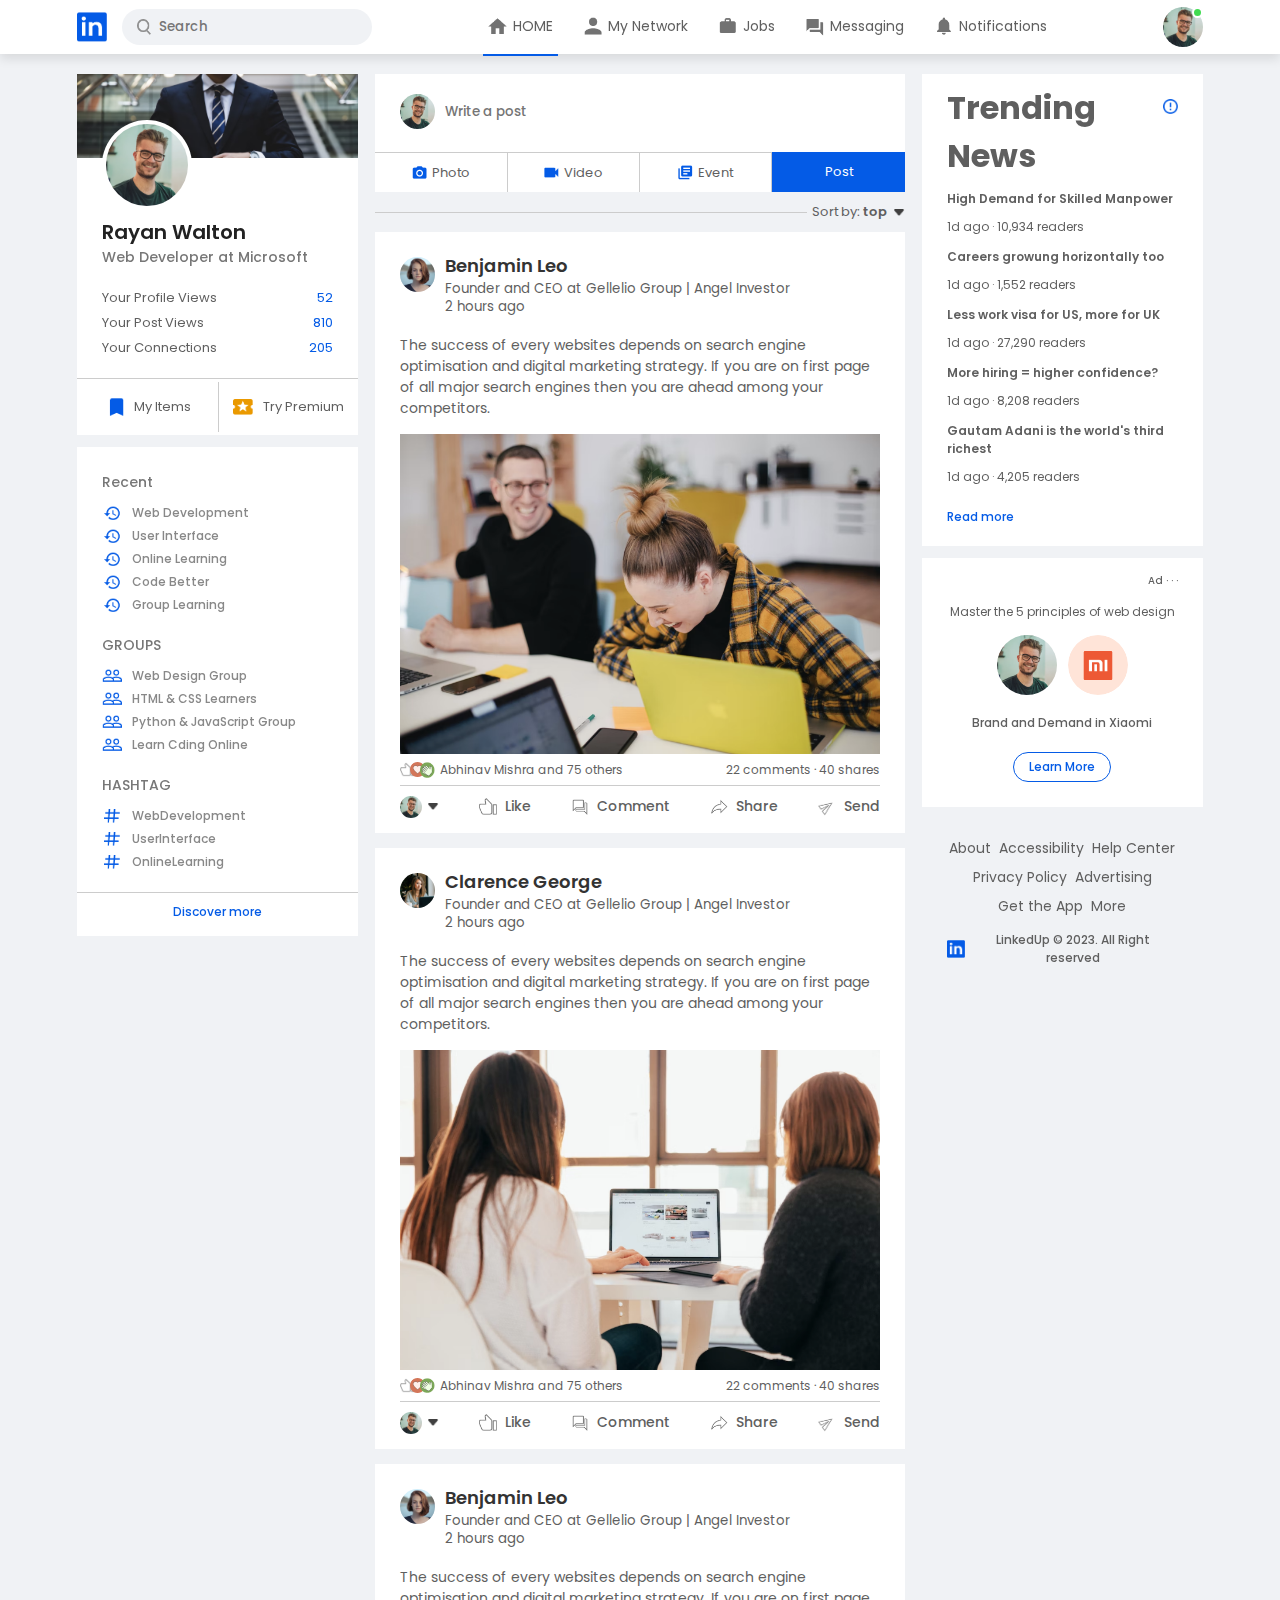
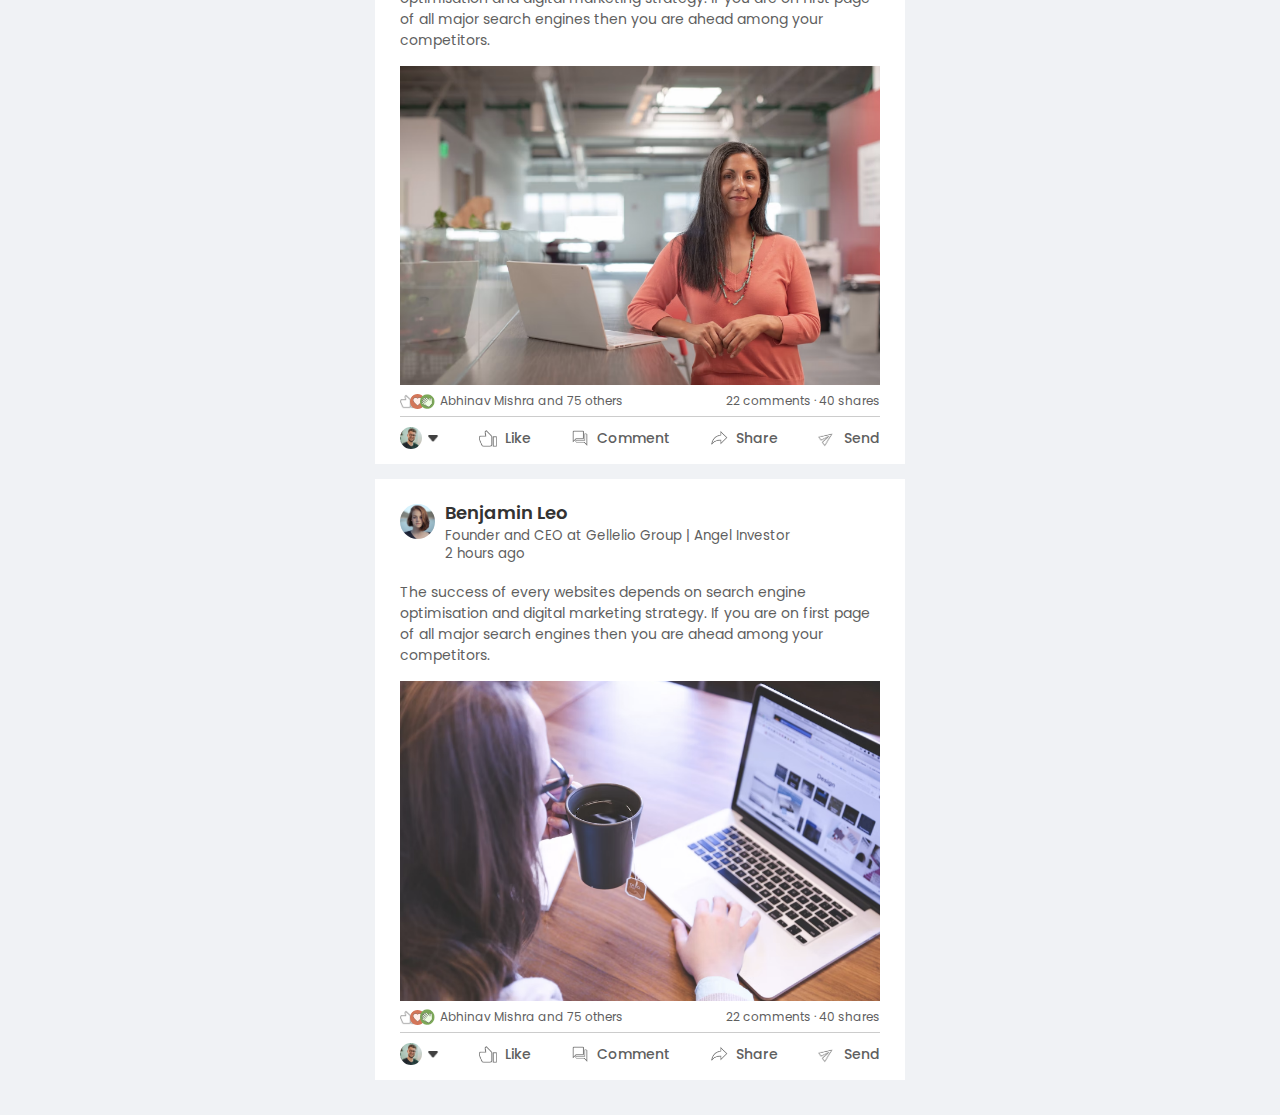
<file: index.html>
<!DOCTYPE html>
<html lang="en">
<head>
    <meta charset="UTF-8">
    <meta name="viewport" content="width=device-width, initial-scale=1.0">
    <title>LinkedIn</title>
    <link rel="stylesheet" href="style.css">
    <link rel="icon" href="assets/logo.png">
    <meta name="description" content="LinkedIn is a social networking site designed specifically for the business community. The goal of the site is to enable registered members to establish and document networks of people they know and trust professionally.">
</head>
<body>
    <nav class="navbar">
       <div class="navbar-left">
        <a href="index.html" class="logo"><img src="assets/logo.png" alt=""></a>

        <div class="search-box">
            <img src="assets/search.png" alt="">
            <input type="text" placeholder="Search">
        </div>
       </div>
       <div class="navbar-center">
          <ul>
            <li><a href="#" class="active-link"><img src="assets/home.png"><span>HOME</span></a></li>
            <li><a href="#"><img src="assets/network.png"><span>My Network</span></a></li>
            <li><a href="#"><img src="assets/jobs.png"><span>Jobs</span></a></li>
            <li><a href="#"><img src="assets/message.png"><span>Messaging</span></a></li>
            <li><a href="#"><img src="assets/notification.png"><span>Notifications</span></a></li>
          </ul>
       </div>
       <div class="navbar-right">
        <div class="online">
            <img src="assets/user-1.png" alt="" class="nav-profile-img" onclick="toggleMenu()">
        </div>
       </div>
   <!-------------dropdown menu-->
<div class="profile-menu-wrap" id="profileMenu">
    <div class="profile-menu">
        <div class="user-info">
            <img src="assets/user-1.png" alt="">
            <div>
                <h3>Rayan Walton</h3>
                <a href="profile.html">See your profile</a>
            </div>
        </div>
        <hr>
        <a href="#" class="profile-menu-link">
            <img src="assets/feedback.png" alt="">
            <p>Give Feedback</p>
            <span>></span>
        </a>
        <a href="#" class="profile-menu-link">
            <img src="assets/setting.png" alt="">
            <p>Settings & Privacy</p>
            <span>></span>
        </a>
        <a href="#" class="profile-menu-link">
            <img src="assets/help.png" alt="">
            <p>Help & Support</p>
            <span>></span>
        </a>
        <a href="#" class="profile-menu-link">
            <img src="assets/display.png" alt="">
            <p>Display & Accsessiblity</p>
            <span>></span>
        </a>
        <a href="#" class="profile-menu-link">
            <img src="assets/logout.png" alt="">
            <p>Logout</p>
            <span>></span>
        </a>
    </div>
</div>
    </nav>
 <!-------------------------nav bar end-------------------------->   
<div class="container">
<!-- -----------------left-sidebar------------------------->
    <div class="left-sidebar">
        <div class="sidebar-profile-box">
            <img src="assets/cover-pic.png" alt="" width="100%">
            <div class="sidebar-profile-info">
                <img src="assets/user-1.png" alt="">
                <h1>Rayan Walton</h1>
                <h3>Web Developer at Microsoft</h3>
                <ul>
                    <li>Your Profile Views <span>52</span></li>
                    <li>Your Post Views <span>810</span></li>
                    <li>Your Connections <span>205</span></li>
                </ul>
            </div>
            <div class="sidebar-profile-link">
                <a href="#"><img src="assets/items.png" alt="">My Items</a>
                <a href="#"><img src="assets/premium.png" alt="">Try Premium</a>
            </div>
        </div>

        <div class="sidebar-activity" id="sidebarActivity"> 
            <h3>Recent</h3>
            <a href="#"><img src="assets/recent.png" alt="">Web Development</a>
            <a href="#"><img src="assets/recent.png" alt="">User Interface</a>
            <a href="#"><img src="assets/recent.png" alt="">Online Learning</a>
            <a href="#"><img src="assets/recent.png" alt="">Code Better</a>
            <a href="#"><img src="assets/recent.png" alt="">Group Learning</a>
            <h3>GROUPS</h3>
            <a href="#"><img src="assets/group.png" alt="">Web Design Group</a>
            <a href="#"><img src="assets/group.png" alt="">HTML & CSS Learners</a>
            <a href="#"><img src="assets/group.png" alt="">Python & JavaScript Group</a>
            <a href="#"><img src="assets/group.png" alt="">Learn Cding Online</a>
            <h3>HASHTAG</h3>
            <a href="#"><img src="assets/hashtag.png" alt="">WebDevelopment</a>
            <a href="#"><img src="assets/hashtag.png" alt="">UserInterface</a>
            <a href="#"><img src="assets/hashtag.png" alt="">OnlineLearning</a>
            <div class="discover-more-link">
                <a href="#">Discover more</a>
            </div>
        </div>
        <p id="showMoreLink" onclick="toggleActivity()">Show more <b>+</b></p>
    </div>
<!-- ---------------------main-content------------------------>
    <div class="main-content">
        <div class="create-post">
            <div class="create-post-input">
                <img src="assets/user-1.png" alt="">
                <textarea rows="2" placeholder="Write a post"></textarea>  
            </div>
            <div class="create-post-links">
                <li><img src="assets/photo.png" alt="">Photo</li>
                <li><img src="assets/video.png" alt="">Video</li>
                <li><img src="assets/event.png" alt="">Event</li>
                <li>Post</li>
            </div>
        </div>
        <div class="sort-by">
            <hr>
            <p>Sort by: <span>top <img src="assets/down-arrow.png" alt=""></span></p>
        </div>
<!-----------post one----------->        
        <div class="post">
            <div class="post-author">
                <img src="assets/user-3.png" alt="">
                <div>
                    <h1>Benjamin Leo</h1>
                    <small>Founder and CEO at Gellelio Group | Angel Investor</small>
                    <small>2 hours ago</small>
                </div>
            </div>
            <p>The success of every websites depends on search engine optimisation and digital marketing strategy. If you are on first page of all major search engines then you are ahead among your competitors.</p>
            <img src="assets/post-image-1.png" alt="" width="100%">
            <div class="post-stats">
                <div>
                <img src="assets/thumbsup.png" alt="">
                <img src="assets/love.png" alt="">
                <img src="assets/clap.png" alt="">
                <span class="liked-users">Abhinav Mishra and 75 others</span>
                </div>
                <div>
                    <span>22 comments &middot; 40 shares</span>
                </div>
            </div>
            <div class="post-activity">
                <div>
                    <img src="assets/user-1.png" alt="" class="post-activity-user-icon">
                    <img src="assets/down-arrow.png" alt="" class="post-activity-arrow-icon">
                </div>
                <div class="post-activity-link">
                    <img src="assets/like.png" alt="">
                    <span>Like</span>
                </div>
                <div class="post-activity-link">
                    <img src="assets/comment.png" alt="">
                    <span>Comment</span>
                </div>
                <div class="post-activity-link">
                    <img src="assets/share.png" alt="">
                    <span>Share</span>
                </div>
                <div class="post-activity-link">
                    <img src="assets/send.png" alt="">
                    <span>Send</span>
                </div>
            </div>
        </div>
<!---------------->
<div class="post">
    <div class="post-author">
        <img src="assets/user-4.png" alt="">
        <div>
            <h1>Clarence George</h1>
            <small>Founder and CEO at Gellelio Group | Angel Investor</small>
            <small>2 hours ago</small>
        </div>
    </div>
    <p>The success of every websites depends on search engine optimisation and digital marketing strategy. If you are on first page of all major search engines then you are ahead among your competitors.</p>
    <img src="assets/post-image-2.png" alt="" width="100%">
    <div class="post-stats">
        <div>
        <img src="assets/thumbsup.png" alt="">
        <img src="assets/love.png" alt="">
        <img src="assets/clap.png" alt="">
        <span class="liked-users">Abhinav Mishra and 75 others</span>
        </div>
        <div>
            <span>22 comments &middot; 40 shares</span>
        </div>
    </div>
    <div class="post-activity">
        <div>
            <img src="assets/user-1.png" alt="" class="post-activity-user-icon">
            <img src="assets/down-arrow.png" alt="" class="post-activity-arrow-icon">
        </div>
        <div class="post-activity-link">
            <img src="assets/like.png" alt="">
            <span>Like</span>
        </div>
        <div class="post-activity-link">
            <img src="assets/comment.png" alt="">
            <span>Comment</span>
        </div>
        <div class="post-activity-link">
            <img src="assets/share.png" alt="">
            <span>Share</span>
        </div>
        <div class="post-activity-link">
            <img src="assets/send.png" alt="">
            <span>Send</span>
        </div>
    </div>
</div>
<!-------------------->        
<div class="post">
    <div class="post-author">
        <img src="assets/user-3.png" alt="">
        <div>
            <h1>Benjamin Leo</h1>
            <small>Founder and CEO at Gellelio Group | Angel Investor</small>
            <small>2 hours ago</small>
        </div>
    </div>
    <p>The success of every websites depends on search engine optimisation and digital marketing strategy. If you are on first page of all major search engines then you are ahead among your competitors.</p>
    <img src="assets/post-image-3.png" alt="" width="100%">
    <div class="post-stats">
        <div>
        <img src="assets/thumbsup.png" alt="">
        <img src="assets/love.png" alt="">
        <img src="assets/clap.png" alt="">
        <span class="liked-users">Abhinav Mishra and 75 others</span>
        </div>
        <div>
            <span>22 comments &middot; 40 shares</span>
        </div>
    </div>
    <div class="post-activity">
        <div>
            <img src="assets/user-1.png" alt="" class="post-activity-user-icon">
            <img src="assets/down-arrow.png" alt="" class="post-activity-arrow-icon">
        </div>
        <div class="post-activity-link">
            <img src="assets/like.png" alt="">
            <span>Like</span>
        </div>
        <div class="post-activity-link">
            <img src="assets/comment.png" alt="">
            <span>Comment</span>
        </div>
        <div class="post-activity-link">
            <img src="assets/share.png" alt="">
            <span>Share</span>
        </div>
        <div class="post-activity-link">
            <img src="assets/send.png" alt="">
            <span>Send</span>
        </div>
    </div>
</div>
<!----------------------->
<div class="post">
    <div class="post-author">
        <img src="assets/user-3.png" alt="">
        <div>
            <h1>Benjamin Leo</h1>
            <small>Founder and CEO at Gellelio Group | Angel Investor</small>
            <small>2 hours ago</small>
        </div>
    </div>
    <p>The success of every websites depends on search engine optimisation and digital marketing strategy. If you are on first page of all major search engines then you are ahead among your competitors.</p>
    <img src="assets/post-image-4.png" alt="" width="100%">
    <div class="post-stats">
        <div>
        <img src="assets/thumbsup.png" alt="">
        <img src="assets/love.png" alt="">
        <img src="assets/clap.png" alt="">
        <span class="liked-users">Abhinav Mishra and 75 others</span>
        </div>
        <div>
            <span>22 comments &middot; 40 shares</span>
        </div>
    </div>
    <div class="post-activity">
        <div>
            <img src="assets/user-1.png" alt="" class="post-activity-user-icon">
            <img src="assets/down-arrow.png" alt="" class="post-activity-arrow-icon">
        </div>
        <div class="post-activity-link">
            <img src="assets/like.png" alt="">
            <span>Like</span>
        </div>
        <div class="post-activity-link">
            <img src="assets/comment.png" alt="">
            <span>Comment</span>
        </div>
        <div class="post-activity-link">
            <img src="assets/share.png" alt="">
            <span>Share</span>
        </div>
        <div class="post-activity-link">
            <img src="assets/send.png" alt="">
            <span>Send</span>
        </div>
    </div>
</div>

    </div>
<!-- --------------------right-sidebar---------------------->
    <div class="right-sidebar">
        <div class="sidebar-news">
            <img src="assets/more.png" alt="" class="info-icon">
            <h1>Trending News</h1>
            <a href="#">High Demand for Skilled Manpower</a>
            <span>1d ago &middot; 10,934 readers</span>

            <a href="#">Careers growung horizontally too</a>
            <span>1d ago &middot; 1,552 readers</span>
            
            <a href="#">Less work visa for US, more for UK</a>
            <span>1d ago &middot; 27,290 readers</span>
            
            <a href="#">More hiring = higher confidence?</a>
            <span>1d ago &middot; 8,208 readers</span>

            <a href="#">Gautam Adani is the world's third richest</a>
            <span>1d ago &middot; 4,205 readers</span>

            <a href="#" class="read-more-link">Read more</a>
        </div>
        <div class="sidebar-ad">
            <small>Ad &middot; &middot; &middot;</small>
            <p>Master the 5 principles of web design</p>
            <div>
                <img src="assets/user-1.png" alt="">
                <img src="assets/mi-logo.png" alt="">
            </div>
            <b>Brand and Demand in Xiaomi</b>
            <a href="#" class="ad-link">Learn More</a>
        </div>
        <div class="sidebar-useful-links">
            <a href="#">About</a>
            <a href="#">Accessibility</a>
            <a href="#">Help Center</a>
            <a href="#">Privacy Policy</a>
            <a href="#">Advertising</a>
            <a href="#">Get the App</a>
            <a href="#">More</a>

            <div class="copyright-msg">
                <img src="assets/logo.png" alt="">
                <p>LinkedUp &#169; 2023. All Right reserved</p>
            </div>
        </div>
    </div>
</div>
<script>
    let profileMenu=document.getElementById("profileMenu");
    function toggleMenu(){
        profileMenu.classList.toggle("open-menu");
    }
</script>
<script>
    let sideActivity=document.getElementById("sidebarActivity");
    let moreLink=document.getElementById("showMoreLink");
    function toggleActivity(){
        sideActivity.classList.toggle("open-activity");
        if(sideActivity.classList.contains("open-activity")){
            moreLink.innerHTML="Show less <b>-</b>";
        }else{
            moreLink.innerHTML="Show less <b>+</b>";
        }
    }
</script>
</body>
</html>
</file>
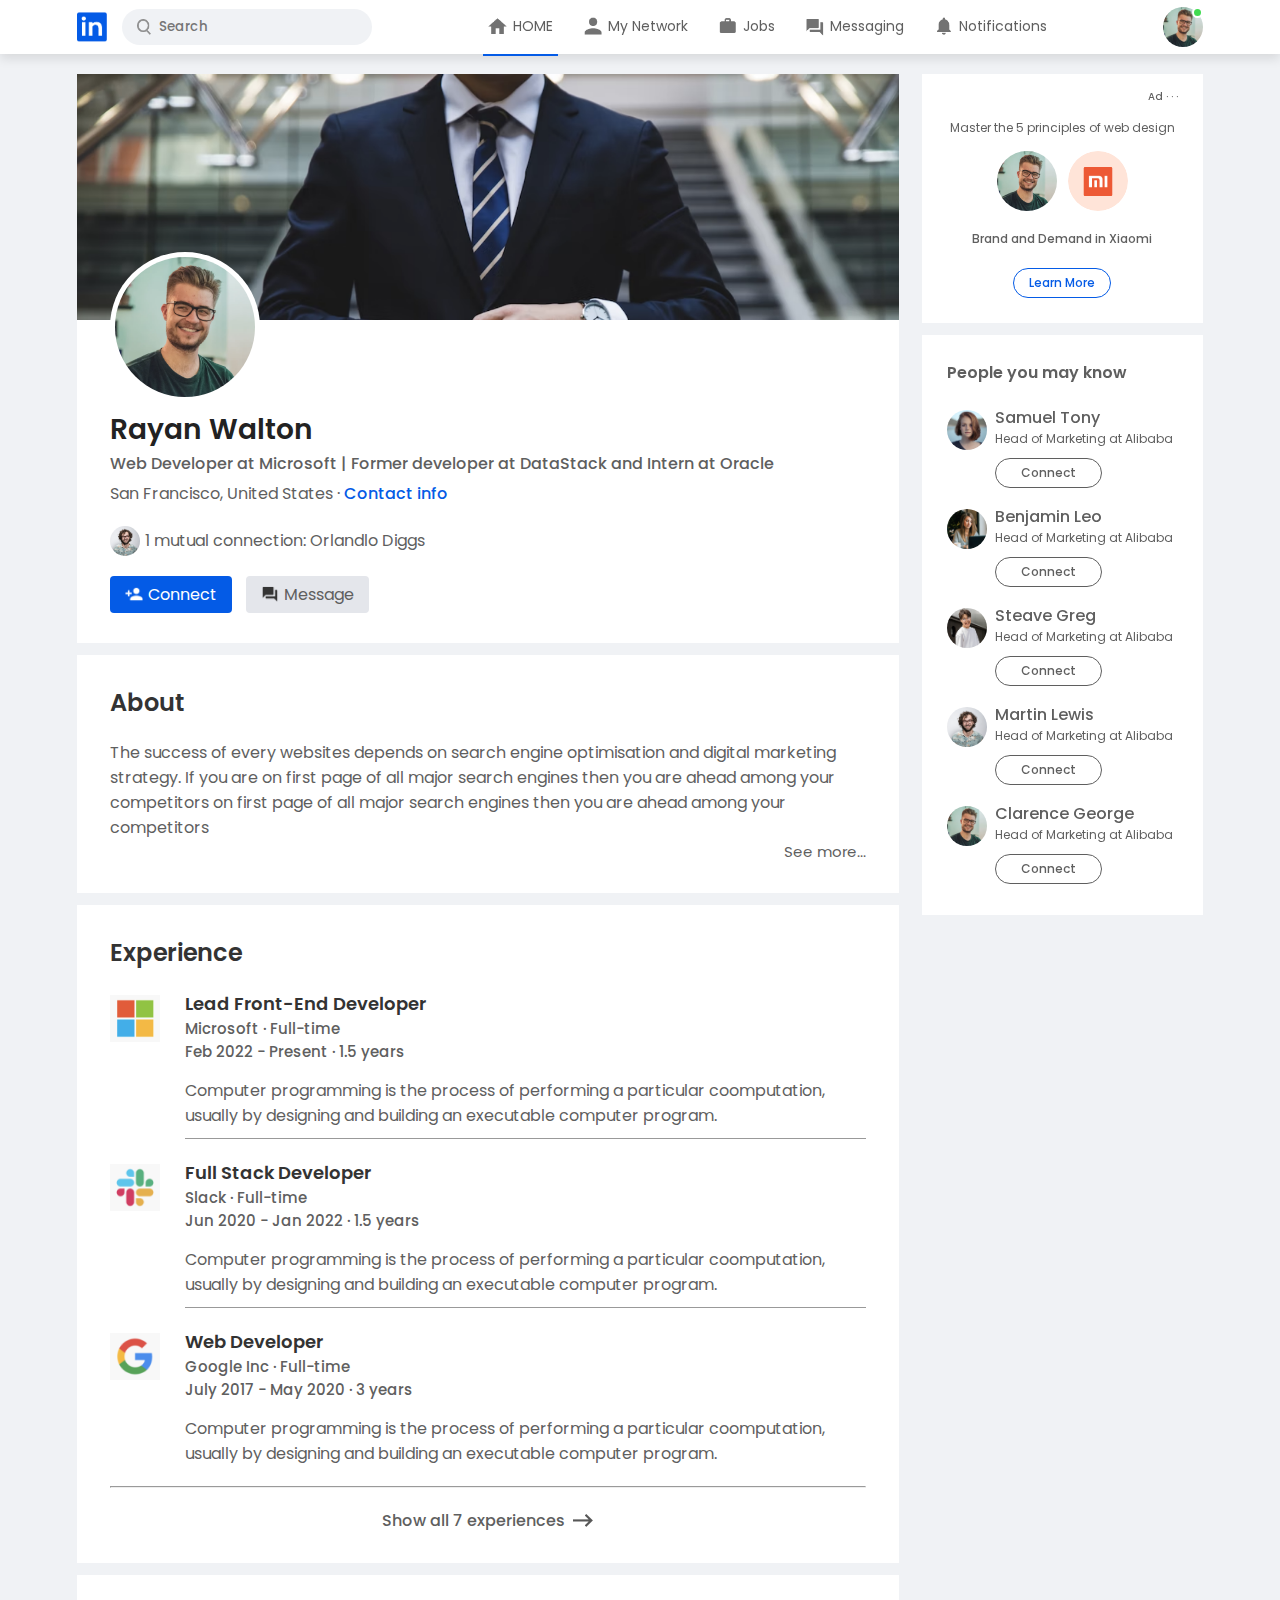
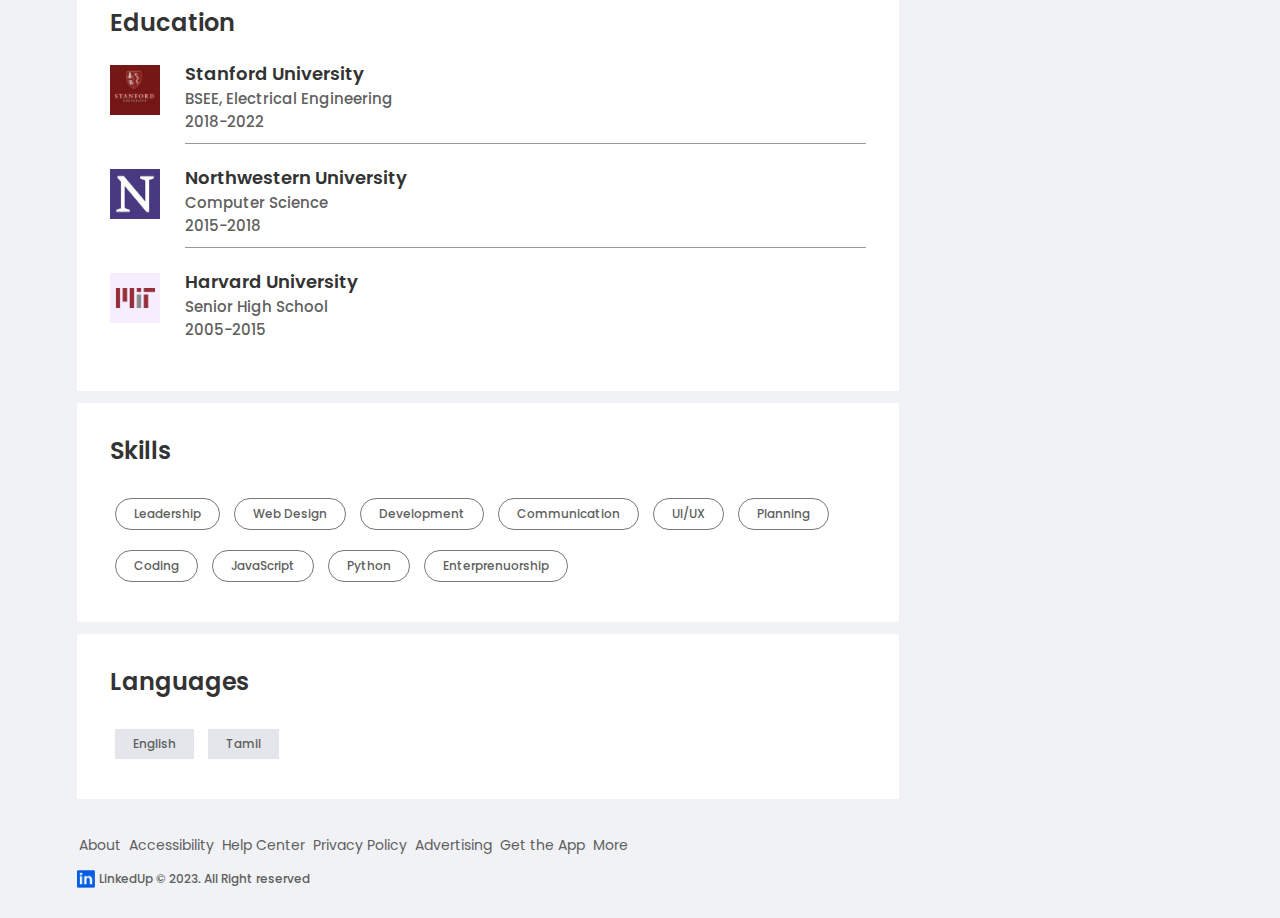
<file: profile.html>
<!DOCTYPE html>
<html lang="en">
<head>
    <meta charset="UTF-8">
    <meta name="viewport" content="width=device-width, initial-scale=1.0">
    <title>LinkedIn</title>
    <link rel="stylesheet" href="style.css">
    <link rel="icon" href="assets/logo.png">
    <meta name="description" content="LinkedIn is a social networking site designed specifically for the business community. The goal of the site is to enable registered members to establish and document networks of people they know and trust professionally.">
</head>
<body>
    <nav class="navbar">
       <div class="navbar-left">
        <a href="index.html" class="logo"><img src="assets/logo.png" alt=""></a>

        <div class="search-box">
            <img src="assets/search.png" alt="">
            <input type="text" placeholder="Search">
        </div>
       </div>
       <div class="navbar-center">
          <ul>
            <li><a href="#" class="active-link"><img src="assets/home.png"><span>HOME</span></a></li>
            <li><a href="#"><img src="assets/network.png"><span>My Network</span></a></li>
            <li><a href="#"><img src="assets/jobs.png"><span>Jobs</span></a></li>
            <li><a href="#"><img src="assets/message.png"><span>Messaging</span></a></li>
            <li><a href="#"><img src="assets/notification.png"><span>Notifications</span></a></li>
          </ul>
       </div>
       <div class="navbar-right">
        <div class="online">
            <img src="assets/user-1.png" alt="" class="nav-profile-img" onclick="toggleMenu()">
        </div>
       </div>
   <!-------------dropdown menu-->
<div class="profile-menu-wrap" id="profileMenu">
    <div class="profile-menu">
        <div class="user-info">
            <img src="assets/user-1.png" alt="">
            <div>
                <h3>Rayan Walton</h3>
                <a href="profile.html">See your profile</a>
            </div>
        </div>
        <hr>
        <a href="#" class="profile-menu-link">
            <img src="assets/feedback.png" alt="">
            <p>Give Feedback</p>
            <span>></span>
        </a>
        <a href="#" class="profile-menu-link">
            <img src="assets/setting.png" alt="">
            <p>Settings & Privacy</p>
            <span>></span>
        </a>
        <a href="#" class="profile-menu-link">
            <img src="assets/help.png" alt="">
            <p>Help & Support</p>
            <span>></span>
        </a>
        <a href="#" class="profile-menu-link">
            <img src="assets/display.png" alt="">
            <p>Display & Accsessiblity</p>
            <span>></span>
        </a>
        <a href="#" class="profile-menu-link">
            <img src="assets/logout.png" alt="">
            <p>Logout</p>
            <span>></span>
        </a>
    </div>
</div>
    </nav>
 <!-------------------------nav bar end-------------------------->   
<div class="container">
     <div class="profile-main">
             <div class="profile-container">
                <img src="assets/cover-pic.png" alt="" width="100%">
                <div class="profile-container-inner">
                    <img src="assets/user-1.png" alt="" class="profile-pic">
                    <h1>Rayan Walton</h1>
                    <b>Web Developer at Microsoft | Former developer at DataStack and Intern at Oracle</b>
                    <p>San Francisco, United States &middot; <a href="#">Contact info</a></p>
                    <div class="mutual-connection">
                        <img src="assets/user-2.png" alt="">
                        <span>
                            1 mutual connection: Orlandlo Diggs
                        </span>
                    </div>
                    <div class="profile-btn">
                        <a href="#" class="primary-btn"><img src="assets/connect.png" alt="">Connect</a>
                        <a href="#"><img src="assets/chat.png" alt="">Message</a>
                    </div>
                </div>
             </div>

             <div class="profile-description">
                <h2>About</h2>
                <p>The success of every websites depends on search engine optimisation and digital marketing strategy. If you are on first page of all major search engines then you are ahead among your competitors on first page of all major search engines then you are ahead among your competitors</p>
                <a href="#" class="see-more-link">See more...</a>
             </div>
             <div class="profile-description">
                <h2>Experience</h2>
                <div class="profile-desc-row">
                    <img src="assets/microsoft.png" alt="">
                    <div>
                        <h3>Lead Front-End Developer</h3>
                        <b>Microsoft &middot; Full-time</b>
                        <b>Feb 2022 - Present &middot; 1.5 years</b>
                        <p>Computer programming is the process of performing a particular coomputation, usually by designing and building an executable computer program.</p>
                        <hr>
                    </div>
                </div>
                <div class="profile-desc-row">
                    <img src="assets/slack.png" alt="">
                    <div>
                        <h3>Full Stack Developer</h3>
                        <b>Slack &middot; Full-time</b>
                        <b>Jun 2020 - Jan 2022 &middot; 1.5 years</b>
                        <p>Computer programming is the process of performing a particular coomputation, usually by designing and building an executable computer program.</p>
                        <hr>
                    </div>
                </div>
                <div class="profile-desc-row">
                    <img src="assets/google.png" alt="">
                    <div>
                        <h3>Web Developer</h3>
                        <b>Google Inc &middot; Full-time</b>
                        <b>July 2017 - May 2020 &middot; 3 years</b>
                        <p>Computer programming is the process of performing a particular coomputation, usually by designing and building an executable computer program.</p>
                    </div>
                </div>
                <hr>
                <a href="#" class="experience-link">Show all 7 experiences <img src="assets/right-arrow.png" alt=""></a>
             </div>
          <div class="profile-description">
            <h2>Education</h2>
            <div class="profile-desc-row">
                <img src="assets/stanford.png" alt="">
                <div>
                    <h3>Stanford University</h3>
                    <b>BSEE, Electrical Engineering</b>
                    <b>2018-2022</b>
                    <hr>
                </div>
            </div>
            <div class="profile-desc-row">
                <img src="assets/north.png" alt="">
                <div>
                    <h3>Northwestern University</h3>
                    <b>Computer Science</b>
                    <b>2015-2018</b>
                    <hr>
                </div>
            </div>
            <div class="profile-desc-row">
                <img src="assets/mit.png" alt="">
                <div>
                    <h3>Harvard University</h3>
                    <b>Senior High School</b>
                    <b>2005-2015</b>
                </div>
            </div>
          </div>
        <div class="profile-description">
            <h2>Skills</h2>
            <a href="#" class="skills-btn">Leadership</a>
            <a href="#" class="skills-btn">Web Design</a>
            <a href="#" class="skills-btn">Development</a>
            <a href="#" class="skills-btn">Communication</a>
            <a href="#" class="skills-btn">UI/UX</a>
            <a href="#" class="skills-btn">Planning</a>
            <a href="#" class="skills-btn">Coding</a>
            <a href="#" class="skills-btn">JavaScript</a>
            <a href="#" class="skills-btn">Python</a>
            <a href="#" class="skills-btn">Enterprenuorship</a>
        </div>

        <div class="profile-description">
            <h2>Languages</h2>
            <a href="#" class="language-btn">English</a>
            <a href="#" class="language-btn">Tamil</a>
        </div>

     </div>
<!-----------profile sidebar  ----------->     
     <div class="profile-sidebar">
        <div class="sidebar-ad">
            <small>Ad &middot; &middot; &middot;</small>
            <p>Master the 5 principles of web design</p>
            <div>
                <img src="assets/user-1.png" alt="">
                <img src="assets/mi-logo.png" alt="">
            </div>
            <b>Brand and Demand in Xiaomi</b>
            <a href="#" class="ad-link">Learn More</a>
        </div>
        <div class="sidebar-people">
            <h3>People you may know</h3>
            <div class="sidebar-people-row">
                <img src="assets/user-3.png" alt="">
                <div>
                    <h2>Samuel Tony</h2>
                    <p>Head of Marketing at Alibaba</p>
                    <a href="#">Connect</a>
                </div>
            </div>
            <div class="sidebar-people-row">
                <img src="assets/user-4.png" alt="">
                <div>
                    <h2>Benjamin Leo</h2>
                    <p>Head of Marketing at Alibaba</p>
                    <a href="#">Connect</a>
                </div>
            </div>
            <div class="sidebar-people-row">
                <img src="assets/user-5.png" alt="">
                <div>
                    <h2>Steave Greg</h2>
                    <p>Head of Marketing at Alibaba</p>
                    <a href="#">Connect</a>
                </div>
            </div>
            <div class="sidebar-people-row">
                <img src="assets/user-2.png" alt="">
                <div>
                    <h2>Martin Lewis</h2>
                    <p>Head of Marketing at Alibaba</p>
                    <a href="#">Connect</a>
                </div>
            </div>
            <div class="sidebar-people-row">
                <img src="assets/user-1.png" alt="">
                <div>
                    <h2>Clarence George</h2>
                    <p>Head of Marketing at Alibaba</p>
                    <a href="#">Connect</a>
                </div>
            </div>
        </div>

     </div>
</div>
<div class="profile-footer">
    <div class="sidebar-useful-links">
        <a href="#">About</a>
        <a href="#">Accessibility</a>
        <a href="#">Help Center</a>
        <a href="#">Privacy Policy</a>
        <a href="#">Advertising</a>
        <a href="#">Get the App</a>
        <a href="#">More</a>

        <div class="copyright-msg">
            <img src="assets/logo.png" alt="">
            <p>LinkedUp &#169; 2023. All Right reserved</p>
        </div>
    </div>
</div>

<script>
    let profileMenu=document.getElementById("profileMenu");
    function toggleMenu(){
        profileMenu.classList.toggle("open-menu");
    }
</script>
</body>
</html>
</file>
<file: style.css>
@import url('https://fonts.googleapis.com/css2?family=Poppins:wght@400;500&family=Pridi&display=swap');
*{
    padding: 0;
    margin: 0;
    box-sizing: border-box;
    font-family: 'poppins', sans-serif;
}
body{
    background-color: #f0f2f5;
    color: #5f5f5f;
}
a{
    text-decoration: none;
    color: #5f5f5f;
}
.navbar{
    display: flex;
    justify-content: space-between;
    align-items: center;
    background: #fff;
    padding: 6px 6%;
    position: sticky;
    top: 0;
    z-index: 100;
    box-shadow: 0 5px 10px rgba(0, 0, 0, 0.1);
}
.logo img{
    width: 30px;
    margin-right: 15px;
    display: block;
}
.navbar-center ul li{
   display: inline-block;
   list-style: none;
}
.navbar-center ul li a{
    display: flex;
    align-items: center;
    font-size: 14px;
    margin: 5px 8px;
    padding-right: 5px;
    position: relative;
}
.navbar-center ul li a img{
    width: 30px;
}
.navbar-center ul li a::after{
    content: '';
    width: 0;
    height: 2px;
    background: #045be6;
    position: absolute;
    bottom: -15px;
    transition: width 0.3s;
}
.navbar-center ul li a:hover::after,
.navbar-center ul li a.active-link::after
{
    width: 100%;

}
.nav-profile-img{
    width: 40px;
    border-radius: 50%;
    display: block;
    cursor: pointer;
    position: relative;
}
.online{
    position: relative;
}
.online::after{
    content: '';
    width: 7px;
    height: 7px;
    border: 2px solid #fff;
    border-radius: 50%;
    right: 0px;
    top: 0px;
    background: #41db51;
    position: absolute;
}
.search-box{
    background: #f0f2f5;
    width: 250px;
    border-radius: 20px;
    display: flex;
    align-items: center;
    padding: 0 15px;
}
.navbar-left{
    display: flex;
    align-items: center;
}
.search-box img{
    width:14px;
}
 .search-box input{
    width: 100%;
    background: transparent;
    padding: 8px;
    outline: none;
    border: 0;
 }

 /*------------------------ navbar end----------------*/

.container{
    padding: 20px 6%;
    display: flex;
    flex-wrap: wrap;
    justify-content: space-between;
}
/*--------------- left sidebar ---------------*/

.left-sidebar{
    flex-basis: 25%;
    align-self: flex-start;
    position: sticky;
    top: 73px;
}
.sidebar-profile-box{
    background: #fff;
}
.sidebar-profile-info{
    padding: 0 25px;
}
.sidebar-profile-info img{
    width: 90px;
    border-radius: 50%;
    background: #fff;
    padding: 4px;
    margin-top: -45px;
}
.sidebar-profile-info h1{
    font-size: 20px;
    font-weight: 600;
    color: #222;
}
.sidebar-profile-info h3{
    font-size: 14px;
    font-weight: 500;
    color: #777;
}
.sidebar-profile-info ul{
    list-style: none;
    margin: 20px 0;
}
.sidebar-profile-info ul li{
    width: 100%;
    margin: 5px 0;
    font-size: 13px;
}
.sidebar-profile-info ul li span{
    float:right;
    color: #045be6;   
}
.sidebar-profile-link{
    display: flex;
    align-items: center;
    border-top:1px solid #ccc ;
}
.sidebar-profile-link a{
    flex-basis: 50%;
    display: flex;
    align-items: center;
    justify-content: center;
    padding: 15px 0;
    font-size: 13px;
    border-left: 1px solid #ccc;
}
.sidebar-profile-link a:first-child{
    border-left: 0;
}
.sidebar-profile-link a img{
    width: 20px;
    margin-right: 10px;
}
.sidebar-activity{
    background: #fff;
    padding: 5px 25px;
    margin: 12px 0;
}
.sidebar-activity h3{
    color: #777;
    font-size: 14px;
    font-weight: 500;
    margin: 20px 0 10px;
}
.sidebar-activity a{
    display: flex;
    align-items: center;
    font-size: 12px;
    font-weight: 500;
    color: #888;
    margin: 3px 0;
}
.sidebar-activity a img{
    width: 20px;
    margin-right: 10px;
}
.discover-more-link{
    border-top: 1px solid #ccc;
    text-align: center;
    margin-top: 20px;
    margin-left: -25px;
    margin-right: -25px;
}
.discover-more-link a{
    color: #045be6;
    display: inline-block;
    margin: 10px 0;
}

/*--------------- right sidebar ---------------*/

.right-sidebar{
    flex-basis: 25%;
    align-self: flex-start;
    position: sticky;
    top: 73px;
}
.sidebar-news{
    background: #fff;
    padding: 10px 25px;
}
.info-icon{
    width: 15px;
    float: right;
    margin-top: 15px;
}
.sidebar-news h3{
    font-size: 18px;
    font-weight: 600;
    color: #333;
    margin: 10px 0 30px;
}
.sidebar-news a{
    display: block;
    font-size: 12px;
    font-weight: 600;
    margin-top: 10px;
    margin-bottom: 5px;
}
.sidebar-news span{
    font-size: 12px;
}
.sidebar-news .read-more-link{
    color: #045be6;
    font-weight: 500;
    margin: 20px 0 10px;
}
.sidebar-ad{
    background: #fff;
    padding: 15px 25px;
    text-align: center;
    margin: 12px 0;
    font-size: 12px;
}
.sidebar-ad img{
    width: 60px;
    border-radius: 50%;
    margin: 4px;
}
.sidebar-ad small{
    float: right;
    font-weight: 500;
}
.sidebar-ad p{
    margin-top: 30px;
    margin-bottom: 10px;
}
.sidebar-ad b{
    display: block;
    font-weight: 500;
    margin-top: 10px;
}
.ad-link{
    display: inline-block;
    border: 1px solid #045be6;
    border-radius: 30px;
    padding: 5px 15px;
    color: #045be6;
    font-weight: 500;
    margin: 20px auto 10px;
}
.sidebar-useful-links{
    padding: 15px 25px;
    text-align: center;
}
.sidebar-useful-links a{
    display: inline-block;
    font-size: 14px;
    margin: 4px 2px;
}
.copyright-msg{
    display: flex;
    align-items: center;
    justify-content: center;
    font-size: 12px;
    margin-top: 10px;
    font-weight: 500;
}
.copyright-msg img{
    width: 18px;
    margin-right: 4px;
}

/*--------------- MAIN content ---------------*/
.main-content{
    flex-basis: 47%;
}
.create-post{
    background: #fff;

}
.create-post-input{
    padding: 20px 25px 10px;
    display: flex;
    align-items: flex-start;
}
.create-post-input img{
    width: 35px;
    border-radius: 50%;
    margin-right: 10px;
}
.create-post-input textarea{
    width: 100%;
    border: 0;
    outline: 0;
    resize: none;
    background: transparent;
    margin-top: 8px;
}
::placeholder{
    font-weight: 500;
}
.create-post-links{
    display: flex;
    align-items: flex-start;
}
.create-post-links li{
    list-style: none;
    border-top: 1px solid #ccc;
    border-right: 1px solid #ccc;
    flex-basis: 25%;
    height: 40px;
    font-size: 13px;
    display: flex;
    align-items: center;
    justify-content: center;
    cursor: pointer;
}
.create-post-links li img{
    width: 15px;
    margin-right: 5px;
}
.create-post-links li:last-child{
    background: #045be6;
    color: #fff;
    border-top: 0;
    border-right: 0;
}
.sort-by{
    display: flex;
    align-items: center;
    margin: 10px 0;
}
.sort-by hr{
    flex: 1;
    border: 0;
    height: 1px ;
    background: #ccc;
}
.sort-by p{
    font-size: 13px;
    padding-left: 5px;
}
.sort-by p span{
    font-weight: 600;
    cursor: pointer;
}
.sort-by p span img{
    width: 12px;
    margin-left: 3px;
}
.post{
    background: #fff;
    padding: 20px 25px 5px;
    margin: 5px 0 15px;
}
.post-author{
    display: flex;
    align-items: flex-start;
    margin-bottom: 20px;
}
.post-author img{
    width: 35px;
    border-radius: 50%;
    margin-right: 10px;
    margin-top: 5px;
}
.post-author h1{
    font-size: 18px;
    font-weight: 600;
    color: #333;
}
.post-author small{
    display: block;
    margin-bottom: -2px;
}
.post p{
    font-size: 14px;
    margin-bottom: 15px;
}
.post-stats{
    display: flex;
    flex-wrap: wrap;
    align-items: center;
    justify-content: space-between;
    font-size: 12px;
    border-bottom: 1px solid #ccc;
    padding-bottom: 6px;
}
.post-stats div{
    display: flex;
    align-items: center;
}
.post-stats img{
    width: 15px;
    margin-right: -5px;
}
.liked-users{
    margin-left: 10px;
}
.post-activity{
    display: flex;
    align-items: center;
    justify-content: space-between;
    padding: 10px 0;
    font-size: 14px;
    font-weight: 500;
}
.post-activity div{
    display: flex;
    align-items: center;
}
.post-activity-user-icon{
    width: 22px;
    border-radius: 50%;
}
.post-activity-arrow-icon{
    width: 12px;
    margin-left: 5px;
}
.post-activity-link img{
    width: 18px;
    margin-right: 8px;
}
/**************** dropdown menu*********************/
.profile-menu-wrap{
    position: absolute;
    top: 100%;
    right: 5%;
    width: 320px;
    max-height: 0;
    overflow: hidden;
    transition: max-height 0.5s;
}
.profile-menu-wrap.open-menu{
    max-height: 400px;
}
.profile-menu{
    background: #222;
    color: #fff;
    padding: 20px;
    margin: 10px;
}
.user-info{
    display: flex;
    align-items: center;
}
.user-info img{
    width: 50px;
    border-radius: 50%;
    margin-right: 15px;
}
.user-info h3{
    font-weight: 500;
    margin-bottom: -7px;
}
.user-info a{
    color: #c9dbf8;
    font-size: 13px;
}
.profile-menu hr{
    border: 0;
    height: 1px;
    width: 100%;
    background: #fff;
    margin: 15px 0 10px;
}
.profile-menu-link{
    display: flex;
    align-items: center;
    color: #fff;
    margin: 12px 0;
    font-size: 14px;
}
.profile-menu-link p{
    width: 100%;
}
.profile-menu-link img{
    width: 35px;
    border-radius: 50%;
    margin-right: 15px;
}
/*------------profile page ------------*/
.profile-main{
    flex-basis: 73%;
}
.profile-sidebar{
    flex-basis: 25%;
    align-self: flex-start;
    position: sticky;
    top: 73px;
}
.profile-container{
    background: #fff;
}
.profile-container-inner{
    padding: 0 4% 10px;
}
.profile-pic{
    width: 150px;
    border-radius: 50%;
    margin-top: -75px;
    padding: 5px;
    background: #fff;
}
.profile-container h1{
    font-size: 28px;
    font-weight: 600;
    color: #222;
}
.profile-container b{
    font-weight: 500;
}
.profile-container p{
    margin-top: 5px;
}
.profile-container p a{
    color: #045be6;
    font-weight: 500;
}
.mutual-connection{
    display: flex;
    align-items: center;
    margin: 20px 0;
}
.mutual-connection img{
    width: 30px;
    border-radius: 50%;
    margin-right: 5px;
}
.profile-btn{
    margin: 20px 0; 
}
.profile-btn a{
    display: inline-flex;
    align-items: center;
    background: #e4e6eb;
    padding: 6px 15px;
    border-radius: 4px;
    margin-right: 10px;
}
.profile-btn a img{
    width: 18px;
    margin-right: 5px;
}
.profile-btn .primary-btn{
    background: #045be6;
    color: #fff;
}
.profile-description{
    background: #fff;
    padding: 20px 4% 30px;
    margin: 12px 0;
}
.profile-description h2{
    color: #333;
    margin: 10px 0 20px;
    font-weight: 600;
}
.see-more-link{
    display: block;
    text-align: right;
    font-size: 15px;
}
.profile-desc-row{
    display: flex;
    align-items: flex-start;
    margin: 20px 0;
}
.profile-desc-row img{
    width: 50px;
    margin-right: 25px;
    margin-top: 5px;
}
.profile-desc-row div{
    width: 100%;
}
.profile-desc-row h3{
    font-size: 18px;
    font-weight: 600;
    color: #333;
}
.profile-desc-row b{
    display: block;
    font-weight: 500;
    font-size: 15px;
}
.profile-desc-row p{
    margin-top: 15px;
}
.profile-desc-row hr{
    border: 0;
    border-bottom: 1px solid #999;
    margin-top: 10px;
}
.experience-link{
    display: flex;
    align-items: center;
    justify-content: center;
    padding-top: 20px;
    font-weight: 500;
}
.experience-link img{
    width: 20px;
    margin-left: 8px;
}
.skills-btn{
    display: inline-block;
    margin: 10px 5px;
    padding: 6px 18px;
    border: 1px solid #777;
    border-radius: 30px;
    font-size: 12px;
    font-weight: 500;
}
.language-btn{
    display: inline-block;
    margin: 10px 5px;
    padding: 6px 18px;
    background: #e4e6eb;
    font-size: 12px;
    font-weight: 500;
}

/* -------- profile rightsidebar--- */
.profile-sidebar .sidebar-ad{
    margin: 0;
}
.sidebar-people{
    background: #fff;
    padding: 15px 25px;
    margin: 12px 0;
    font-size: 12px;   
}
.sidebar-people h3{
    font-size: 16px;
    font-weight: 600;
    margin: 10px 0 20px;
}
.sidebar-people-row{
    display: flex;
    align-items: flex-start;
    margin: 6px 0;
}
.sidebar-people-row img{
    width: 40px;
    border-radius: 50%;
    margin-right: 8px;
    margin-top: 5px;
}
.sidebar-people-row h2{
    font-weight: 500;
    font-size: 16px;
}
.sidebar-people-row a{
    display: inline-block;
    margin: 10px 0;
    padding: 5px 25px;
    border: 1px solid #5f5f5f;
    border-radius: 30px;
    font-weight: 500;
}
.profile-footer{
    padding: 0 6% 30px;
}
.profile-footer .sidebar-useful-links{
    text-align: left;
    padding: 0;
}
.profile-footer .copyright-msg{
    justify-content: flex-start;
}
#showMoreLink{
      display: none;
}

/* --------------media query---------- */

@media only screen and (max-width:600px){
    .search-box{
        background: transparent;
        width: auto;
        padding: 0;
    }
    .search-box input{
        width: 0;
        padding: 0;
    }
    .navbar-center ul li a span{
        display: none;
    }
    .navbar-center ul li a{
        padding-right: 0;
        margin: 5px;
    }
    .nav-profile-img{
        width: 30px;
    }
    .container{
        padding: 15px 3%;
    }
    .left-sidebar,.right-sidebar{
        flex-basis: 100%;
        position: relative;
        top: unset;
    }
    .main-content{
        flex-basis: 100%;
    }
    .post-stats div{
        margin: 2px 0;
    }
    .post-activity-link span{
        display: none;
    }
    .post-activity-link img{
        margin-right: 0;
    }
    .profile-main,.profile-sidebar{
        flex-basis: 100%;
    }
    .profile-container{
        font-size: 14px;
    }
    .profile-pic{
        width: 100px;
        margin-top: -50px;
    }
    .profile-description{
        font-size: 14px;
    }
    #showMoreLink{
        display: block;
        width: fit-content;
        margin: 10px auto;
        font-size: 14px;
        cursor: pointer;
    }
    .sidebar-activity{
        display: none;
    }
    .sidebar-activity.open-activity{
        display: block;
    }
}
</file>
